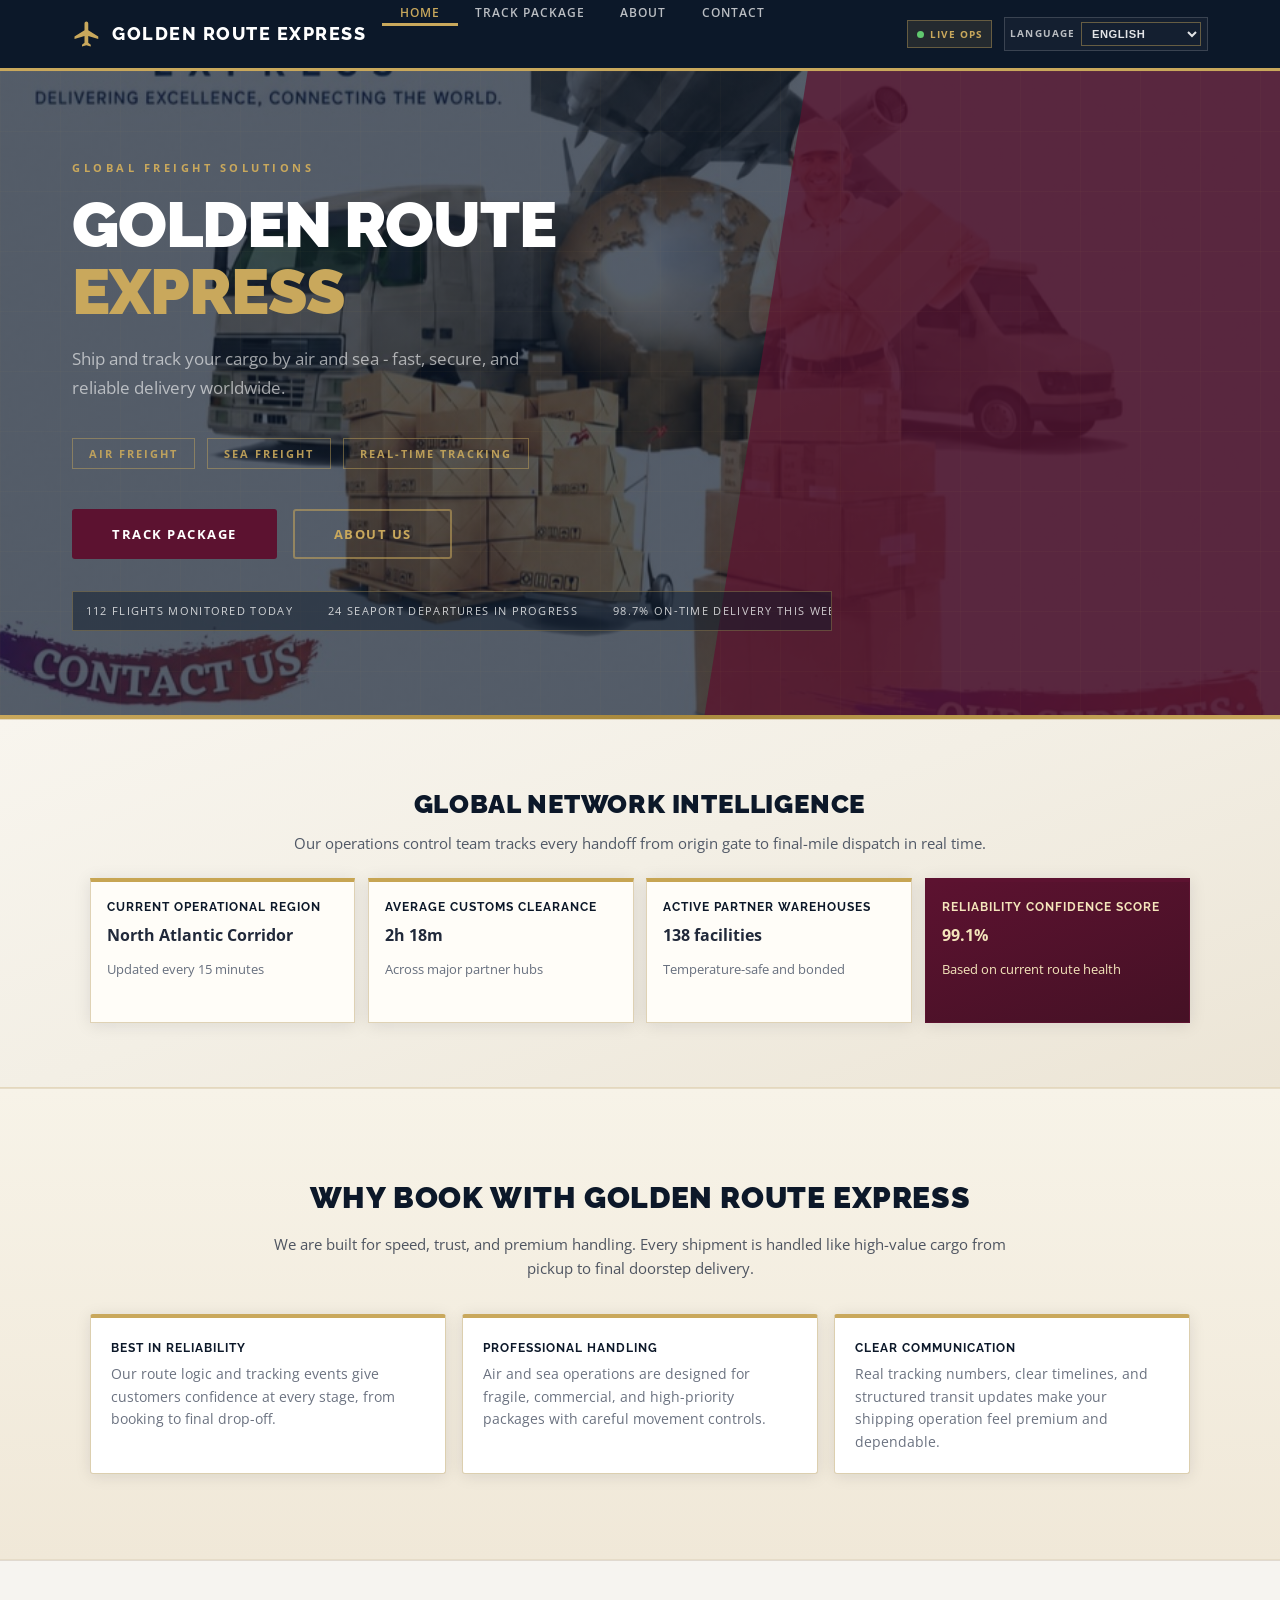
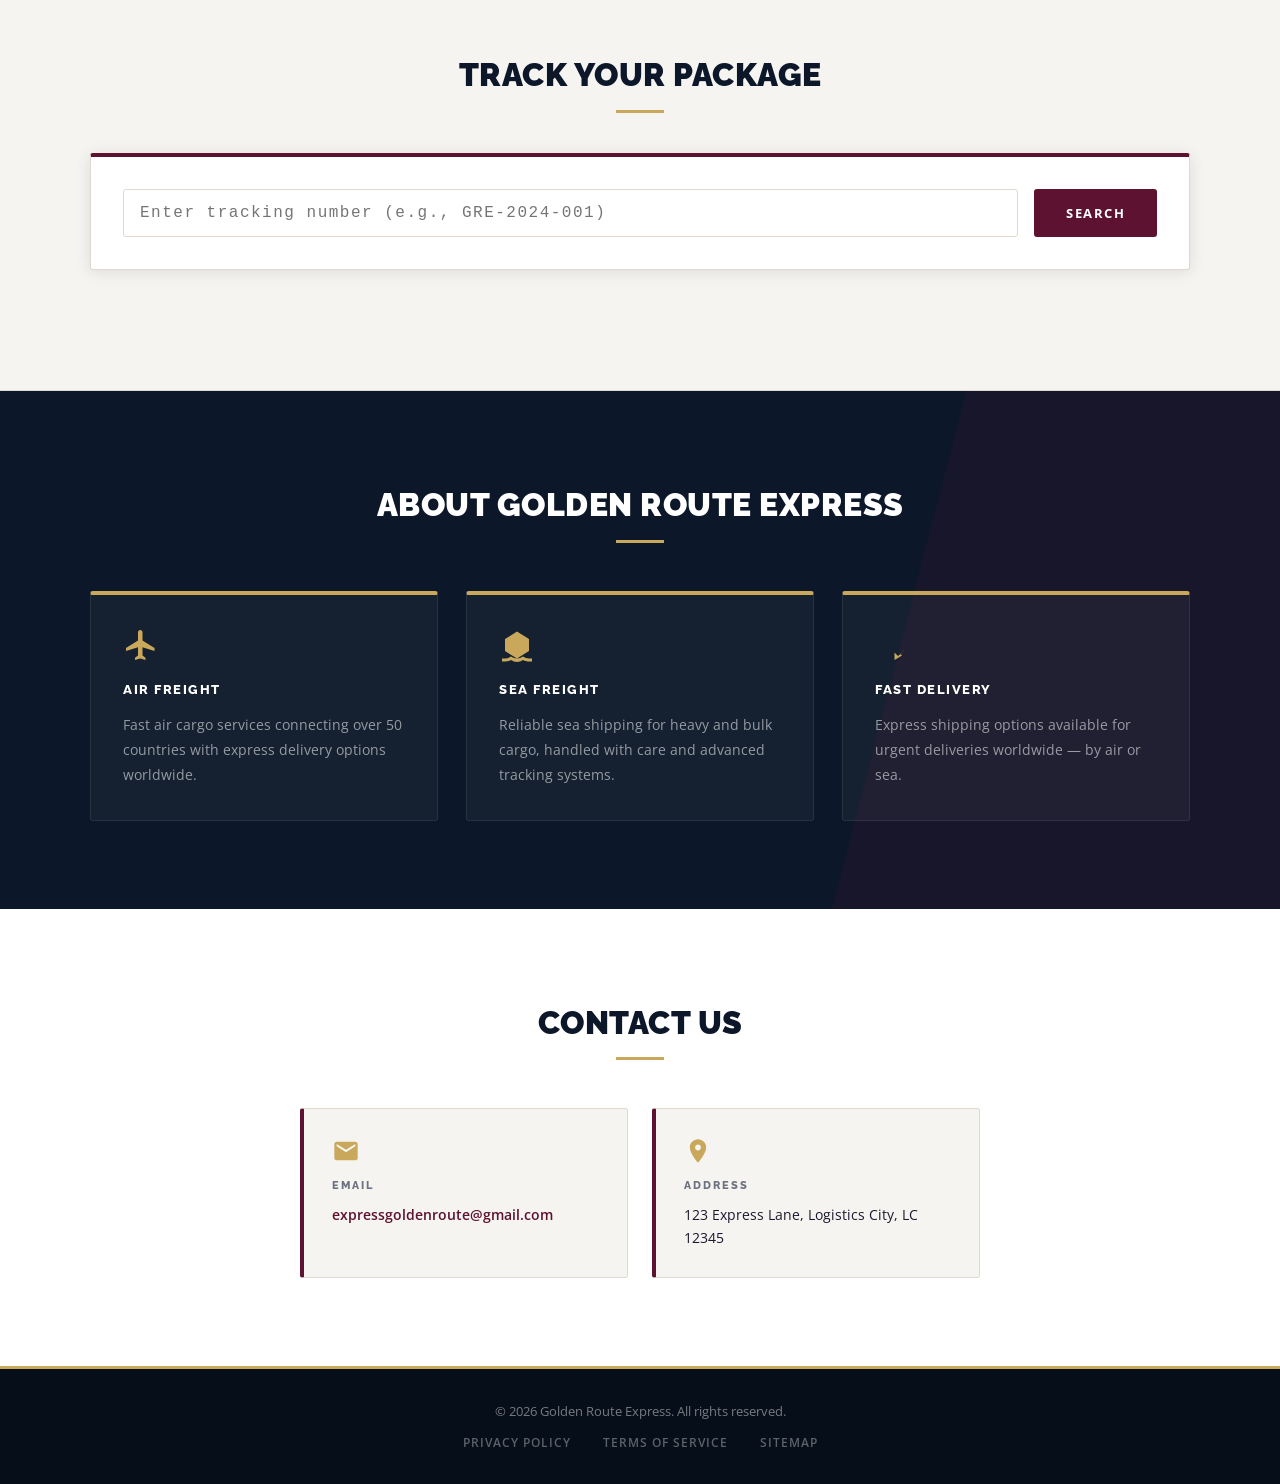
<file: index.html>
<!DOCTYPE html>
<html lang="en">
<head>
    <meta charset="UTF-8">
    <meta name="viewport" content="width=device-width, initial-scale=1.0">
    <title>Golden Route Express - Cargo Shipping & Package Tracking</title>
    <link rel="preconnect" href="https://fonts.googleapis.com">
    <link rel="preconnect" href="https://fonts.gstatic.com" crossorigin>
    <link href="https://fonts.googleapis.com/css2?family=Raleway:wght@400;600;700;800;900&family=Open+Sans:wght@400;600;700&display=swap" rel="stylesheet">
    <link rel="stylesheet" href="css/styles.css?v=20260705-1">
    <link rel="stylesheet" href="css/responsive.css?v=20260705-1">
</head>
<body>
    <nav class="navbar">
        <div class="navbar-container">
            <div class="navbar-logo">
                <span class="logo-icon">
                    <svg viewBox="0 0 24 24" xmlns="http://www.w3.org/2000/svg"><path d="M21 16v-2l-8-5V3.5c0-.83-.67-1.5-1.5-1.5S10 2.67 10 3.5V9l-8 5v2l8-2.5V19l-2 1.5V22l3.5-1 3.5 1v-1.5L13 19v-5.5L21 16z"/></svg>
                </span>
                <a href="#home">Golden Route Express</a>
            </div>
            <ul class="nav-menu">
                <li><a href="#home" class="nav-link active">Home</a></li>
                <li><a href="#tracker" class="nav-link">Track Package</a></li>
                <li><a href="#about" class="nav-link">About</a></li>
                <li><a href="#contact" class="nav-link">Contact</a></li>
            </ul>
            <div class="nav-tools">
                <span class="ops-live-pill"><span class="dot"></span>Live Ops</span>
                <div class="translate-shell">
                    <label class="translate-label" for="languageSwitcher">Language</label>
                    <select id="languageSwitcher" class="language-select" aria-label="Select language">
                        <option value="en">English</option>
                        <option value="es">Espanol</option>
                        <option value="fr">Francais</option>
                        <option value="ar">Arabic</option>
                        <option value="zh">Chinese</option>
                        <option value="pt">Portuguese</option>
                    </select>
                </div>
            </div>
            <div class="hamburger">
                <span></span>
                <span></span>
                <span></span>
            </div>
        </div>
    </nav>

    <section id="home" class="hero">
        <div class="hero-stripe"></div>
        <div class="hero-content">
            <span class="hero-eyebrow">Global Freight Solutions</span>
            <h1>Golden Route<br><strong>Express</strong></h1>
            <p>Ship and track your cargo by air and sea — fast, secure, and reliable delivery worldwide.</p>
            <div class="hero-badges">
                <span class="hero-badge">Air Freight</span>
                <span class="hero-badge">Sea Freight</span>
                <span class="hero-badge">Real-Time Tracking</span>
            </div>
            <div class="hero-buttons">
                <button class="cta-button" onclick="scrollToSection('tracker')">Track Package</button>
                <button class="cta-button cta-secondary" onclick="scrollToSection('about')">About Us</button>
            </div>

            <div class="ops-ticker" aria-label="Operational highlights">
                <div class="ops-ticker-track">
                    <span>112 flights monitored today</span>
                    <span>24 seaport departures in progress</span>
                    <span>98.7% on-time delivery this week</span>
                    <span>46 active customs-clearance lanes</span>
                    <span>112 flights monitored today</span>
                    <span>24 seaport departures in progress</span>
                </div>
            </div>
        </div>
    </section>

    <section class="network-intel reveal">
        <div class="container">
            <div class="network-intel-head">
                <h2>Global Network Intelligence</h2>
                <p>Our operations control team tracks every handoff from origin gate to final-mile dispatch in real time.</p>
            </div>
            <div class="network-intel-grid">
                <article class="network-card">
                    <h3>Current Operational Region</h3>
                    <p id="opsRegion">North Atlantic Corridor</p>
                    <small>Updated every 15 minutes</small>
                </article>
                <article class="network-card">
                    <h3>Average Customs Clearance</h3>
                    <p><strong>2h 18m</strong></p>
                    <small>Across major partner hubs</small>
                </article>
                <article class="network-card">
                    <h3>Active Partner Warehouses</h3>
                    <p><strong>138</strong> facilities</p>
                    <small>Temperature-safe and bonded</small>
                </article>
                <article class="network-card emphasis">
                    <h3>Reliability Confidence Score</h3>
                    <p><strong>99.1%</strong></p>
                    <small>Based on current route health</small>
                </article>
            </div>
        </div>
    </section>

    <section id="why-book" class="why-book-section reveal">
        <div class="container">
            <div class="why-book-head">
                <h2>Why Book With Golden Route Express</h2>
                <p>We are built for speed, trust, and premium handling. Every shipment is handled like high-value cargo from pickup to final doorstep delivery.</p>
            </div>
            <div class="why-book-grid">
                <article class="why-book-card">
                    <h3>Best in reliability</h3>
                    <p>Our route logic and tracking events give customers confidence at every stage, from booking to final drop-off.</p>
                </article>
                <article class="why-book-card">
                    <h3>Professional handling</h3>
                    <p>Air and sea operations are designed for fragile, commercial, and high-priority packages with careful movement controls.</p>
                </article>
                <article class="why-book-card">
                    <h3>Clear communication</h3>
                    <p>Real tracking numbers, clear timelines, and structured transit updates make your shipping operation feel premium and dependable.</p>
                </article>
            </div>
        </div>
    </section>

    <section id="tracker" class="tracker-section reveal">
        <div class="container">
            <h2>Track Your Package</h2>
            <div class="tracker-card">
                <input type="text" id="trackingNumber" placeholder="Enter tracking number (e.g., GRE-2024-001)" class="tracking-input">
                <button onclick="trackPackage()" class="track-button">Search</button>
            </div>

            <div id="trackingResults" class="tracking-results" style="display: none;">
                <h3>Package Status</h3>
                <div class="package-info">
                    <div class="info-item">
                        <span class="label">Tracking Number:</span>
                        <span id="resultTrackingNumber" class="value"></span>
                    </div>
                    <div class="info-item">
                        <span class="label">Status:</span>
                        <span id="resultStatus" class="value status-badge"></span>
                    </div>
                    <div class="info-item">
                        <span class="label">Current Location:</span>
                        <span id="resultLocation" class="value"></span>
                    </div>
                    <div class="info-item">
                        <span class="label">Estimated Delivery:</span>
                        <span id="resultDelivery" class="value"></span>
                    </div>
                </div>

                <div class="tracking-visuals">
                    <div class="progress-panel">
                        <div class="progress-panel-header">
                            <h4>Delivery Progress</h4>
                            <span id="progressPercent" class="progress-percent">0% Complete</span>
                        </div>
                        <div class="progress-bar-track">
                            <div id="progressBarFill" class="progress-bar-fill"></div>
                        </div>
                        <div id="progressSteps" class="progress-steps"></div>
                    </div>

                    <div class="route-panel">
                        <div class="route-panel-header">
                            <h4>Route Tracker</h4>
                            <span id="currentRouteLabel" class="current-route-label"></span>
                        </div>
                        <div id="routeMap" class="route-map"></div>
                    </div>
                </div>

                <div class="timeline">
                    <h4>Shipment Timeline</h4>
                    <div id="timelineEvents" class="timeline-events"></div>
                </div>
            </div>

            <div id="noResults" class="message error" style="display: none;">
                Package not found. Please check your tracking number and try again.
            </div>
        </div>
    </section>

    <section id="about" class="about-section reveal">
        <div class="container">
            <h2>About Golden Route Express</h2>
            <div class="about-content">
                <div class="about-item">
                    <svg class="about-item-icon" viewBox="0 0 24 24" xmlns="http://www.w3.org/2000/svg"><path d="M21 16v-2l-8-5V3.5c0-.83-.67-1.5-1.5-1.5S10 2.67 10 3.5V9l-8 5v2l8-2.5V19l-2 1.5V22l3.5-1 3.5 1v-1.5L13 19v-5.5L21 16z"/></svg>
                    <h3>Air Freight</h3>
                    <p>Fast air cargo services connecting over 50 countries with express delivery options worldwide.</p>
                </div>
                <div class="about-item">
                    <svg class="about-item-icon" viewBox="0 0 24 24" xmlns="http://www.w3.org/2000/svg"><path d="M20 21c-1.39 0-2.78-.47-4-1.32-2.44 1.71-5.56 1.71-8 0C6.78 20.53 5.39 21 4 21H2v2h2c1.38 0 2.74-.35 4-1 2.44 1.71 5.56 1.71 8 0 1.26.65 2.62 1 4 1h2v-2h-2zM12 3l-8 5v8l8 5 8-5V8l-8-5z"/></svg>
                    <h3>Sea Freight</h3>
                    <p>Reliable sea shipping for heavy and bulk cargo, handled with care and advanced tracking systems.</p>
                </div>
                <div class="about-item">
                    <svg class="about-item-icon" viewBox="0 0 24 24" xmlns="http://www.w3.org/2000/svg"><path d="M13 2.05v2.02c3.95.49 7 3.85 7 7.93 0 3.21-1.81 6-4.72 7.28L13 17v5l5-3-1.22-1.22C18.19 18 20 15.21 20 12c0-4.08-3.05-7.44-7-7.95z"/></svg>
                    <h3>Fast Delivery</h3>
                    <p>Express shipping options available for urgent deliveries worldwide — by air or sea.</p>
                </div>
            </div>
        </div>
    </section>

    <section id="contact" class="contact-section reveal">
        <div class="container">
            <h2>Contact Us</h2>
            <div class="contact-info">
                <div class="contact-item">
                    <svg class="contact-item-icon" viewBox="0 0 24 24" xmlns="http://www.w3.org/2000/svg"><path d="M20 4H4c-1.1 0-1.99.9-1.99 2L2 18c0 1.1.9 2 2 2h16c1.1 0 2-.9 2-2V6c0-1.1-.9-2-2-2zm0 4-8 5-8-5V6l8 5 8-5v2z"/></svg>
                    <h4>Email</h4>
                    <p><a href="mailto:expressgoldenroute@gmail.com">expressgoldenroute@gmail.com</a></p>
                </div>
                <div class="contact-item">
                    <svg class="contact-item-icon" viewBox="0 0 24 24" xmlns="http://www.w3.org/2000/svg"><path d="M12 2C8.13 2 5 5.13 5 9c0 5.25 7 13 7 13s7-7.75 7-13c0-3.87-3.13-7-7-7zm0 9.5c-1.38 0-2.5-1.12-2.5-2.5S10.62 6.5 12 6.5s2.5 1.12 2.5 2.5S13.38 11.5 12 11.5z"/></svg>
                    <h4>Address</h4>
                    <p>123 Express Lane, Logistics City, LC 12345</p>
                </div>
            </div>
        </div>
    </section>

    <footer class="footer">
        <div class="container">
            <p>&copy; 2026 Golden Route Express. All rights reserved.</p>
            <div class="footer-links">
                <a href="#privacy">Privacy Policy</a>
                <a href="#terms">Terms of Service</a>
                <a href="#sitemap">Sitemap</a>
            </div>
        </div>
    </footer>

    <script src="js/data-store.js?v=20260707-2"></script>
    <script src="js/main.js?v=20260707-3"></script>
    <script src="js/shipping.js?v=20260707-2"></script>
    <script src="js/tracker.js?v=20260707-3"></script>
</body>
</html>
</file>
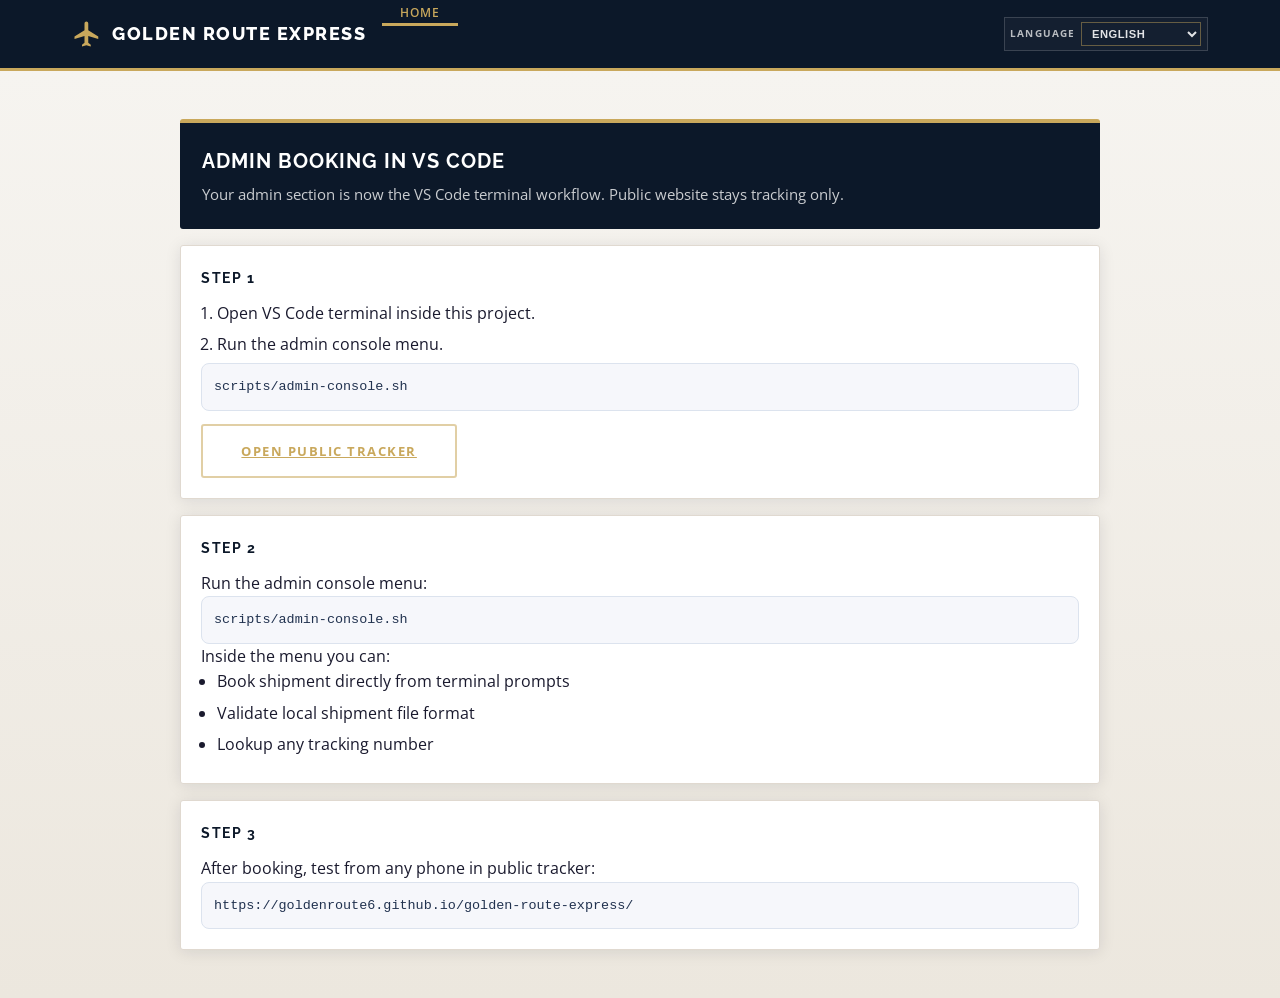
<file: admin.html>
<!DOCTYPE html>
<html lang="en">
<head>
    <meta charset="UTF-8">
    <meta name="viewport" content="width=device-width, initial-scale=1.0">
    <title>Golden Route Express Admin Booking</title>
    <link rel="preconnect" href="https://fonts.googleapis.com">
    <link rel="preconnect" href="https://fonts.gstatic.com" crossorigin>
    <link href="https://fonts.googleapis.com/css2?family=Raleway:wght@400;600;700;800;900&family=Open+Sans:wght@400;600;700&display=swap" rel="stylesheet">
    <link rel="stylesheet" href="css/styles.css?v=20260703-4">
    <link rel="stylesheet" href="css/responsive.css?v=20260703-4">
    <style>
        .admin-wrap {
            min-height: calc(100vh - 68px);
            padding: 3rem 1rem;
            background: linear-gradient(180deg, #F6F4F0, #ECE7DE);
        }

        .admin-shell {
            max-width: 920px;
            margin: 0 auto;
            display: grid;
            gap: 1rem;
        }

        .admin-head {
            background: var(--dark);
            color: var(--white);
            border-radius: var(--border-radius);
            border-top: 4px solid var(--gold);
            padding: 1.4rem;
        }

        .admin-head h1 {
            font-family: 'Raleway', sans-serif;
            font-size: 1.25rem;
            text-transform: uppercase;
            letter-spacing: 1px;
            margin-bottom: 0.35rem;
        }

        .admin-head p {
            color: rgba(255, 255, 255, 0.78);
            margin: 0;
            font-size: 0.92rem;
        }

        .admin-card {
            background: var(--white);
            border: 1px solid var(--border);
            border-radius: var(--border-radius);
            box-shadow: var(--shadow);
            padding: 1.25rem;
        }

        .admin-card h3 {
            font-family: 'Raleway', sans-serif;
            color: var(--dark);
            margin-bottom: 0.75rem;
            text-transform: uppercase;
            font-size: 0.9rem;
            letter-spacing: 1.5px;
        }

        .admin-actions {
            display: flex;
            gap: 0.65rem;
            flex-wrap: wrap;
            margin-top: 0.85rem;
        }

        .admin-list {
            margin-left: 1rem;
            color: var(--text);
        }

        .admin-list li {
            margin-bottom: 0.35rem;
        }

        .admin-code {
            background: #F6F7FB;
            border: 1px solid #DCE3EE;
            border-radius: 8px;
            padding: 0.75rem;
            font-family: 'Courier New', monospace;
            color: #21324F;
            font-size: 0.84rem;
            word-break: break-word;
        }
    </style>
</head>
<body>
    <nav class="navbar">
        <div class="navbar-container">
            <div class="navbar-logo">
                <span class="logo-icon">
                    <svg viewBox="0 0 24 24" xmlns="http://www.w3.org/2000/svg"><path d="M21 16v-2l-8-5V3.5c0-.83-.67-1.5-1.5-1.5S10 2.67 10 3.5V9l-8 5v2l8-2.5V19l-2 1.5V22l3.5-1 3.5 1v-1.5L13 19v-5.5L21 16z"/></svg>
                </span>
                <a href="./index.html">Golden Route Express</a>
            </div>
            <ul class="nav-menu">
                <li><a href="./index.html#tracker" class="nav-link active">Public Tracker</a></li>
            </ul>
            <div class="nav-tools">
                <div class="translate-shell">
                    <label class="translate-label" for="languageSwitcher">Language</label>
                    <select id="languageSwitcher" class="language-select" aria-label="Select language">
                        <option value="en">English</option>
                        <option value="es">Espanol</option>
                        <option value="fr">Francais</option>
                        <option value="ar">Arabic</option>
                        <option value="zh">Chinese</option>
                        <option value="pt">Portuguese</option>
                    </select>
                </div>
            </div>
        </div>
    </nav>

    <main class="admin-wrap">
        <div class="admin-shell">
            <section class="admin-head">
                <h1>Admin Booking In VS Code</h1>
                <p>Your admin section is now the VS Code terminal workflow. Public website stays tracking only.</p>
            </section>

            <section class="admin-card">
                <h3>Step 1</h3>
                <ol class="admin-list">
                    <li>Open VS Code terminal inside this project.</li>
                    <li>Run the admin console menu.</li>
                </ol>
                <div class="admin-code">scripts/admin-console.sh</div>
                <div class="admin-actions">
                    <a class="cta-button cta-secondary" href="./index.html#tracker">Open Public Tracker</a>
                </div>
            </section>

            <section class="admin-card">
                <h3>Step 2</h3>
                <p>Run the admin console menu:</p>
                <div class="admin-code">scripts/admin-console.sh</div>
                <p>Inside the menu you can:</p>
                <ul class="admin-list">
                    <li>Book shipment directly from terminal prompts</li>
                    <li>Validate local shipment file format</li>
                    <li>Lookup any tracking number</li>
                </ul>
            </section>

            <section class="admin-card">
                <h3>Step 3</h3>
                <p>After booking, test from any phone in public tracker:</p>
                <div class="admin-code">https://goldenroute6.github.io/golden-route-express/</div>
            </section>
        </div>
    </main>

    <script src="js/main.js?v=20260707-3"></script>
</body>
</html>
</file>
<file: css/styles.css>
/* ===== GOLDEN ROUTE EXPRESS — QATAR AIRWAYS-INSPIRED THEME ===== */

:root {
    --primary:        #5C1230;
    --primary-dark:   #430D22;
    --primary-light:  #7A1A40;
    --gold:           #C9A85C;
    --gold-dark:      #A8893D;
    --dark:           #0C1829;
    --navy:           #152237;
    --navy-mid:       #1E3050;
    --light:          #F6F4F0;
    --white:          #FFFFFF;
    --text:           #1A1A2E;
    --text-muted:     #6B7280;
    --border:         #E0D9D0;
    --border-radius:  3px;
    --shadow:         0 2px 16px rgba(12,24,41,0.10);
    --shadow-lg:      0 8px 40px rgba(12,24,41,0.18);
    --transition:     all 0.22s ease;
}

* { margin: 0; padding: 0; box-sizing: border-box; }
html { scroll-behavior: smooth; }

body {
    font-family: 'Open Sans', 'Segoe UI', 'Helvetica Neue', Arial, sans-serif;
    color: var(--text);
    background: var(--white);
    line-height: 1.6;
}

.reveal {
    opacity: 0;
    transform: translateY(22px);
    transition: opacity 0.7s ease, transform 0.7s ease;
}

.reveal.is-visible {
    opacity: 1;
    transform: translateY(0);
}

.navbar {
    background: var(--dark);
    padding: 0;
    position: sticky;
    top: 0;
    z-index: 1000;
    border-bottom: 3px solid var(--gold);
}

.navbar-container {
    max-width: 1200px;
    margin: 0 auto;
    padding: 0 2rem;
    display: flex;
    justify-content: space-between;
    align-items: stretch;
    height: 68px;
    gap: 1rem;
}

.navbar-logo {
    display: flex;
    align-items: center;
    gap: 0.65rem;
}

.navbar-logo a {
    color: var(--white);
    text-decoration: none;
    font-family: 'Raleway', sans-serif;
    font-size: 1.1rem;
    font-weight: 800;
    letter-spacing: 1.5px;
    text-transform: uppercase;
}

.logo-icon {
    display: flex;
    align-items: center;
    flex-shrink: 0;
}

.logo-icon svg {
    width: 30px;
    height: 30px;
    fill: var(--gold);
}

.nav-menu {
    display: flex;
    list-style: none;
    gap: 0;
    align-items: stretch;
}

.nav-tools {
    display: flex;
    align-items: center;
    gap: 0.7rem;
    margin-left: auto;
    padding-left: 0.4rem;
}

.ops-live-pill {
    display: inline-flex;
    align-items: center;
    gap: 0.38rem;
    background: rgba(201,168,92,0.12);
    border: 1px solid rgba(201,168,92,0.4);
    color: var(--gold);
    font-size: 0.64rem;
    font-weight: 700;
    letter-spacing: 1px;
    text-transform: uppercase;
    padding: 0.3rem 0.55rem;
}

.ops-live-pill .dot {
    width: 7px;
    height: 7px;
    border-radius: 50%;
    background: #60c86f;
    box-shadow: 0 0 0 0 rgba(96,200,111,0.65);
    animation: pulseDot 1.8s infinite;
}

@keyframes pulseDot {
    0% { box-shadow: 0 0 0 0 rgba(96,200,111,0.65); }
    70% { box-shadow: 0 0 0 8px rgba(96,200,111,0); }
    100% { box-shadow: 0 0 0 0 rgba(96,200,111,0); }
}

.translate-shell {
    display: flex;
    align-items: center;
    gap: 0.4rem;
    padding: 0.25rem 0.35rem;
    border: 1px solid rgba(255,255,255,0.16);
    background: rgba(255,255,255,0.03);
}

.translate-label {
    color: rgba(255,255,255,0.7);
    font-size: 0.62rem;
    text-transform: uppercase;
    letter-spacing: 1.1px;
    font-weight: 700;
}

.language-select {
    border: 1px solid rgba(201,168,92,0.45);
    background: transparent;
    color: rgba(255,255,255,0.88);
    font-size: 0.7rem;
    font-weight: 700;
    text-transform: uppercase;
    letter-spacing: 0.5px;
    padding: 0.23rem 0.35rem;
    min-width: 120px;
}

.language-select:focus {
    outline: none;
    border-color: var(--gold);
}

.language-select option {
    color: #111827;
    text-transform: none;
}

.nav-link {
    color: rgba(255,255,255,0.72);
    font-weight: 600;
    font-size: 0.78rem;
    letter-spacing: 1px;
    text-transform: uppercase;
    cursor: pointer;
    text-decoration: none;
    display: flex;
    align-items: center;
    padding: 0 1.1rem;
    border-bottom: 3px solid transparent;
    transition: var(--transition);
    position: relative;
    top: 3px;
}

.nav-link:hover,
.nav-link.active {
    color: var(--gold);
    border-bottom-color: var(--gold);
}

.hamburger {
    display: none;
    flex-direction: column;
    gap: 5px;
    cursor: pointer;
    padding: 5px;
    align-self: center;
}

.hamburger span {
    display: block;
    width: 24px;
    height: 2px;
    background: var(--white);
    transition: var(--transition);
}

.hero {
    background:
        linear-gradient(rgba(12,24,41,0.70), rgba(12,24,41,0.70)),
        url('../images/theme-hero.jpeg') center/cover no-repeat;
    color: var(--white);
    min-height: 580px;
    display: flex;
    align-items: stretch;
    position: relative;
    overflow: hidden;
}

.hero::before {
    content: '';
    position: absolute;
    top: 0; right: 0;
    width: 45%;
    height: 100%;
    background: var(--primary);
    clip-path: polygon(18% 0%, 100% 0%, 100% 100%, 0% 100%);
    z-index: 0;
    opacity: 0.72;
}

.hero::after {
    content: '';
    position: absolute;
    top: 0; left: 0;
    width: 100%;
    height: 100%;
    background-image:
        linear-gradient(rgba(201,168,92,0.03) 1px, transparent 1px),
        linear-gradient(90deg, rgba(201,168,92,0.03) 1px, transparent 1px);
    background-size: 60px 60px;
    z-index: 0;
}

.hero-stripe {
    position: absolute;
    bottom: 0;
    left: 0;
    width: 100%;
    height: 4px;
    background: linear-gradient(90deg, var(--gold), var(--gold-dark), var(--gold));
    z-index: 2;
}

.hero-vehicles { display: none; }

.hero-content {
    position: relative;
    z-index: 1;
    max-width: 1200px;
    margin: 0 auto;
    padding: 5.5rem 2rem;
    width: 100%;
    animation: heroEnter 0.9s ease-out;
}

@keyframes heroEnter {
    from {
        opacity: 0;
        transform: translateY(14px);
    }
    to {
        opacity: 1;
        transform: translateY(0);
    }
}

.hero-eyebrow {
    font-size: 0.7rem;
    font-weight: 700;
    letter-spacing: 3.5px;
    text-transform: uppercase;
    color: var(--gold);
    margin-bottom: 0.85rem;
    display: block;
}

.hero-content h1 {
    font-family: 'Raleway', sans-serif;
    font-size: 4rem;
    font-weight: 900;
    line-height: 1.05;
    text-transform: uppercase;
    letter-spacing: -1px;
    margin-bottom: 1.2rem;
    max-width: 600px;
}

.hero-content h1 strong {
    color: var(--gold);
    font-weight: 900;
}

.hero-content p {
    font-size: 1.05rem;
    color: rgba(255,255,255,0.6);
    margin-bottom: 2.2rem;
    max-width: 460px;
    font-weight: 400;
    line-height: 1.75;
}

.hero-badges {
    display: flex;
    gap: 0.75rem;
    flex-wrap: wrap;
    margin-bottom: 2.5rem;
}

.hero-badge {
    background: transparent;
    border: 1px solid rgba(201,168,92,0.45);
    color: rgba(201,168,92,0.9);
    padding: 0.35rem 1rem;
    font-size: 0.68rem;
    font-weight: 700;
    letter-spacing: 2px;
    text-transform: uppercase;
}

.hero-badge:nth-child(1) { animation: badgeFloat 3.6s ease-in-out infinite; }
.hero-badge:nth-child(2) { animation: badgeFloat 3.6s ease-in-out 0.4s infinite; }
.hero-badge:nth-child(3) { animation: badgeFloat 3.6s ease-in-out 0.8s infinite; }

@keyframes badgeFloat {
    0%, 100% { transform: translateY(0); }
    50% { transform: translateY(-3px); }
}

.hero-buttons {
    display: flex;
    gap: 1rem;
    flex-wrap: wrap;
}

.ops-ticker {
    margin-top: 2rem;
    max-width: 760px;
    border: 1px solid rgba(201,168,92,0.34);
    background: rgba(12,24,41,0.48);
    overflow: hidden;
    position: relative;
}

.ops-ticker-track {
    display: inline-flex;
    gap: 2.2rem;
    white-space: nowrap;
    padding: 0.6rem 0.8rem;
    animation: tickerMove 22s linear infinite;
}

.ops-ticker-track span {
    font-size: 0.7rem;
    letter-spacing: 1.3px;
    text-transform: uppercase;
    color: rgba(255,255,255,0.78);
}

@keyframes tickerMove {
    from { transform: translateX(0); }
    to { transform: translateX(-40%); }
}

.network-intel {
    padding: 4rem 2rem;
    background:
        linear-gradient(160deg, #f8f5ee 0%, #f3efe5 45%, #ece5d6 100%);
    border-top: 1px solid #e4d8bd;
    border-bottom: 1px solid #e4d8bd;
}

.network-intel-head {
    text-align: center;
    margin-bottom: 1.4rem;
}

.network-intel-head h2 {
    font-family: 'Raleway', sans-serif;
    font-size: 1.6rem;
    font-weight: 900;
    letter-spacing: 0.6px;
    text-transform: uppercase;
    color: var(--dark);
    margin-bottom: 0.45rem;
}

.network-intel-head p {
    color: #505866;
    max-width: 760px;
    margin: 0 auto;
    font-size: 0.92rem;
}

.network-intel-grid {
    display: grid;
    grid-template-columns: repeat(4, 1fr);
    gap: 0.8rem;
}

.network-card {
    background: #fffdf8;
    border: 1px solid #dfd2b5;
    border-top: 4px solid #c7a553;
    padding: 1rem;
    min-height: 145px;
    box-shadow: var(--shadow);
}

.network-card h3 {
    font-family: 'Raleway', sans-serif;
    color: var(--dark);
    font-size: 0.75rem;
    text-transform: uppercase;
    letter-spacing: 1px;
    margin-bottom: 0.42rem;
}

.network-card p {
    color: #21293a;
    font-size: 1rem;
    font-weight: 700;
    margin-bottom: 0.45rem;
}

.network-card small {
    color: #676f7e;
    font-size: 0.8rem;
}

.network-card.emphasis {
    background: linear-gradient(160deg, #5c1230, #451125);
    border-color: #5c1230;
    color: #f4e5bb;
}

.network-card.emphasis h3,
.network-card.emphasis p,
.network-card.emphasis small {
    color: #f4e5bb;
}

.cta-button {
    background: var(--primary);
    color: var(--white);
    border: none;
    padding: 0.9rem 2.4rem;
    font-size: 0.8rem;
    font-weight: 700;
    letter-spacing: 1.5px;
    text-transform: uppercase;
    border-radius: var(--border-radius);
    cursor: pointer;
    font-family: inherit;
    transition: var(--transition);
    border: 2px solid transparent;
}

.cta-button:hover {
    background: var(--primary-light);
    transform: translateY(-1px);
    box-shadow: 0 4px 16px rgba(92,18,48,0.35);
}

.cta-secondary {
    background: transparent;
    border: 2px solid rgba(201,168,92,0.55);
    color: var(--gold);
}

.cta-secondary:hover {
    background: rgba(201,168,92,0.08);
    border-color: var(--gold);
    transform: translateY(-1px);
}

.track-button {
    background: var(--primary);
    color: var(--white);
    border: none;
    padding: 0.9rem 2rem;
    font-size: 0.8rem;
    font-weight: 700;
    letter-spacing: 1.5px;
    text-transform: uppercase;
    border-radius: var(--border-radius);
    cursor: pointer;
    font-family: inherit;
    transition: var(--transition);
    white-space: nowrap;
}

.track-button:hover {
    background: var(--primary-light);
    box-shadow: 0 4px 16px rgba(92,18,48,0.35);
}

.container {
    max-width: 1100px;
    margin: 0 auto;
}

.ship-section {
    padding: 5.5rem 2rem;
    background: var(--white);
}

.ship-section h2 {
    text-align: center;
    font-family: 'Raleway', sans-serif;
    font-size: 2rem;
    font-weight: 900;
    text-transform: uppercase;
    letter-spacing: 0.5px;
    color: var(--dark);
    margin-bottom: 0.4rem;
}

.section-subtitle {
    text-align: center;
    color: var(--text-muted);
    margin-bottom: 3rem;
    font-size: 0.93rem;
}

.ship-section h2::after,
.tracker-section h2::after,
.about-section h2::after,
.contact-section h2::after {
    content: '';
    display: block;
    width: 48px;
    height: 3px;
    background: var(--gold);
    margin: 0.6rem auto 0;
}

.service-cards {
    display: grid;
    grid-template-columns: repeat(3, 1fr);
    gap: 1.5rem;
    margin-bottom: 3rem;
}

.service-card {
    background: var(--light);
    border: 1px solid var(--border);
    border-top: 4px solid var(--border);
    border-radius: var(--border-radius);
    padding: 1.75rem;
    transition: var(--transition);
}

.service-card:hover {
    border-top-color: var(--gold);
    box-shadow: var(--shadow);
    transform: translateY(-3px);
}

.service-card.featured {
    border-top-color: var(--primary);
    background: var(--white);
    box-shadow: var(--shadow);
}

.service-icon {
    display: block;
    width: 40px;
    height: 40px;
    margin-bottom: 1rem;
    color: var(--navy-mid);
}

.service-icon svg {
    width: 40px;
    height: 40px;
    fill: currentColor;
}

.service-card.featured .service-icon {
    color: var(--primary);
}

.service-card h3 {
    font-family: 'Raleway', sans-serif;
    font-size: 0.88rem;
    font-weight: 800;
    text-transform: uppercase;
    letter-spacing: 1.5px;
    color: var(--dark);
    margin-bottom: 0.3rem;
}

.service-card p {
    color: var(--text-muted);
    font-size: 0.875rem;
    margin-bottom: 1rem;
}

.service-tag {
    display: inline-block;
    background: var(--navy);
    color: var(--white);
    font-size: 0.66rem;
    font-weight: 700;
    letter-spacing: 1.5px;
    text-transform: uppercase;
    padding: 0.2rem 0.7rem;
    border-radius: 2px;
}

.service-card.featured .service-tag {
    background: var(--primary);
}

.ship-form-card {
    background: var(--white);
    border: 1px solid var(--border);
    border-top: 4px solid var(--primary);
    border-radius: var(--border-radius);
    padding: 2.5rem;
    box-shadow: var(--shadow);
}

.form-columns {
    display: grid;
    grid-template-columns: repeat(3, 1fr);
    gap: 2.5rem;
    margin-bottom: 1.5rem;
}

.form-section-title {
    font-family: 'Raleway', sans-serif;
    font-size: 0.68rem;
    font-weight: 800;
    letter-spacing: 2.5px;
    text-transform: uppercase;
    color: var(--primary);
    margin-bottom: 1.25rem;
    padding-bottom: 0.5rem;
    border-bottom: 2px solid var(--border);
}

.form-group { margin-bottom: 1rem; }

.form-group label {
    display: block;
    font-weight: 700;
    color: var(--text);
    margin-bottom: 0.35rem;
    font-size: 0.72rem;
    text-transform: uppercase;
    letter-spacing: 0.7px;
}

.form-group input,
.form-group select {
    width: 100%;
    padding: 0.72rem 0.9rem;
    border: 1px solid var(--border);
    border-radius: var(--border-radius);
    font-size: 0.95rem;
    transition: border-color 0.2s;
    font-family: inherit;
    background: var(--white);
    color: var(--text);
}

.form-group input:focus,
.form-group select:focus {
    outline: none;
    border-color: var(--gold);
    box-shadow: 0 0 0 3px rgba(201,168,92,0.12);
}

.form-submit {
    text-align: center;
    margin-top: 1.5rem;
}

.ship-confirmation {
    text-align: center;
    padding: 2.5rem 1rem;
}

.confirm-icon {
    width: 60px;
    height: 60px;
    background: #F0EAD6;
    border-radius: 50%;
    display: flex;
    align-items: center;
    justify-content: center;
    margin: 0 auto 1.25rem;
}

.confirm-icon svg {
    width: 30px;
    height: 30px;
    fill: var(--gold-dark);
}

.ship-confirmation h3 {
    font-family: 'Raleway', sans-serif;
    color: var(--dark);
    font-size: 1.6rem;
    font-weight: 900;
    text-transform: uppercase;
    letter-spacing: 0.5px;
    margin-bottom: 0.5rem;
}

.ship-confirmation > p {
    color: var(--text-muted);
    margin-bottom: 1.5rem;
    font-size: 0.9rem;
}

.confirm-tracking {
    background: linear-gradient(135deg, #FCF7EA, #F5E9C8);
    border: 1px solid #E7D5A5;
    border-radius: var(--border-radius);
    padding: 1rem 1.25rem;
    display: inline-flex;
    align-items: center;
    gap: 0.75rem;
    margin-bottom: 1rem;
}

.confirm-tracking .label {
    font-size: 0.78rem;
    font-weight: 700;
    letter-spacing: 0.3px;
    color: #7A6A43;
}

.confirm-number {
    font-size: 1.08rem;
    font-weight: 800;
    color: var(--primary);
    letter-spacing: 0.8px;
    font-family: 'Courier New', monospace;
}

.confirm-share {
    max-width: 500px;
    margin: 0 auto 1.5rem;
    padding: 0.75rem;
    background: #FAFBFD;
    border: 1px solid #DCE3EE;
    border-radius: var(--border-radius);
    text-align: center;
}

.confirm-share-link {
    display: inline-block;
    background: var(--white);
    border: 1px solid #CBD6E8;
    border-radius: 10px;
    padding: 0.65rem 0.8rem;
    color: #1A3A7C;
    font-weight: 700;
    font-size: 0.84rem;
    text-decoration: none;
    line-height: 1.35;
    word-break: break-word;
}

.confirm-details {
    background: var(--light);
    border: 1px solid var(--border);
    border-radius: var(--border-radius);
    padding: 1rem 1.5rem;
    margin-bottom: 1.5rem;
    text-align: left;
    max-width: 500px;
    margin-left: auto;
    margin-right: auto;
}

.confirm-actions {
    display: flex;
    gap: 1rem;
    justify-content: center;
    flex-wrap: wrap;
}

.why-book-section {
    padding: 5.3rem 2rem;
    background: linear-gradient(180deg, #F7F3E8 0%, #F0E8D8 100%);
    border-top: 1px solid #E6DCC8;
    border-bottom: 1px solid #E6DCC8;
}

.why-book-head {
    text-align: center;
    margin-bottom: 2.1rem;
}

.why-book-head h2 {
    font-family: 'Raleway', sans-serif;
    font-size: 1.9rem;
    font-weight: 900;
    text-transform: uppercase;
    letter-spacing: 0.6px;
    color: var(--dark);
    margin-bottom: 0.6rem;
}

.why-book-head p {
    max-width: 760px;
    margin: 0 auto;
    color: #4E5460;
    font-size: 0.95rem;
}

.why-book-grid {
    display: grid;
    grid-template-columns: repeat(3, 1fr);
    gap: 1rem;
}

.why-book-card {
    background: var(--white);
    border: 1px solid #DCCFAF;
    border-top: 4px solid var(--gold);
    border-radius: var(--border-radius);
    padding: 1.25rem;
    box-shadow: var(--shadow);
    transition: var(--transition);
}

.why-book-card:hover {
    transform: translateY(-4px);
    box-shadow: var(--shadow-lg);
}

.why-book-card h3 {
    font-family: 'Raleway', sans-serif;
    color: var(--dark);
    text-transform: uppercase;
    letter-spacing: 1px;
    font-size: 0.78rem;
    margin-bottom: 0.35rem;
}

.why-book-card p {
    color: var(--text-muted);
    font-size: 0.88rem;
}

.tracker-section {
    padding: 5.5rem 2rem;
    background: var(--light);
    border-top: 1px solid var(--border);
    border-bottom: 1px solid var(--border);
}

.tracker-section h2 {
    text-align: center;
    font-family: 'Raleway', sans-serif;
    font-size: 2rem;
    font-weight: 900;
    text-transform: uppercase;
    letter-spacing: 0.5px;
    color: var(--dark);
    margin-bottom: 2.5rem;
}

.tracker-card {
    background: var(--white);
    padding: 2rem;
    border: 1px solid var(--border);
    border-top: 4px solid var(--primary);
    border-radius: var(--border-radius);
    display: flex;
    gap: 1rem;
    margin-bottom: 2rem;
    box-shadow: var(--shadow);
}

.tracking-input {
    flex: 1;
    padding: 0.88rem 1rem;
    border: 1px solid var(--border);
    border-radius: var(--border-radius);
    font-size: 1rem;
    font-family: 'Courier New', monospace;
    letter-spacing: 1.5px;
    color: var(--text);
    transition: border-color 0.2s;
    background: var(--white);
}

.tracking-input:focus {
    outline: none;
    border-color: var(--gold);
    box-shadow: 0 0 0 3px rgba(201,168,92,0.12);
}

.tracking-results {
    background: var(--white);
    padding: 2rem;
    border: 1px solid var(--border);
    border-radius: var(--border-radius);
    box-shadow: var(--shadow);
}

.tracking-results h3 {
    color: var(--dark);
    margin-bottom: 1.5rem;
    font-family: 'Raleway', sans-serif;
    font-size: 0.72rem;
    font-weight: 800;
    text-transform: uppercase;
    letter-spacing: 2.5px;
}

.package-info {
    background: var(--light);
    border: 1px solid var(--border);
    border-left: 4px solid var(--gold);
    padding: 1.5rem;
    border-radius: var(--border-radius);
    margin-bottom: 2rem;
}

.info-item {
    display: flex;
    justify-content: space-between;
    align-items: center;
    padding: 0.65rem 0;
    border-bottom: 1px solid var(--border);
    gap: 1rem;
}

.info-item:last-child { border-bottom: none; }

.info-item .label {
    font-weight: 700;
    font-size: 0.7rem;
    text-transform: uppercase;
    letter-spacing: 0.8px;
    color: var(--text-muted);
    white-space: nowrap;
}

.info-item .value {
    font-weight: 600;
    color: var(--text);
    text-align: right;
    font-size: 0.9rem;
}

.status-badge {
    display: inline-block;
    padding: 0.25rem 0.8rem;
    border-radius: 2px;
    font-weight: 700;
    font-size: 0.68rem;
    letter-spacing: 1px;
    text-transform: uppercase;
}

.status-badge.in-transit  { background: #EBF0FA; color: #1A3A7C; border: 1px solid #C0D0F0; }
.status-badge.delivered   { background: #F0EAD6; color: #7A5700; border: 1px solid #D4C090; }
.status-badge.pending     { background: #F9EFF2; color: #5C1230; border: 1px solid #D8A0B2; }

.tracking-visuals {
    display: grid;
    grid-template-columns: 1fr 1fr;
    gap: 1.5rem;
    margin-bottom: 2rem;
}

.progress-panel,
.route-panel {
    background: var(--light);
    border: 1px solid var(--border);
    border-radius: var(--border-radius);
    padding: 1.5rem;
}

.progress-panel-header,
.route-panel-header {
    display: flex;
    justify-content: space-between;
    align-items: center;
    gap: 1rem;
    margin-bottom: 1rem;
}

.progress-panel-header h4,
.route-panel-header h4,
.timeline h4 {
    font-family: 'Raleway', sans-serif;
    font-size: 0.68rem;
    font-weight: 800;
    letter-spacing: 2.5px;
    text-transform: uppercase;
    color: var(--text-muted);
}

.progress-percent,
.current-route-label {
    font-size: 0.75rem;
    font-weight: 700;
    color: var(--primary);
    text-transform: uppercase;
    letter-spacing: 1px;
}

.progress-bar-track {
    width: 100%;
    height: 10px;
    background: #E7E1D8;
    border-radius: 999px;
    overflow: hidden;
    margin-bottom: 1.25rem;
}

.progress-bar-fill {
    width: 0;
    height: 100%;
    background: linear-gradient(90deg, var(--gold), var(--primary));
    border-radius: 999px;
    transition: width 0.35s ease;
}

.progress-steps {
    display: grid;
    grid-template-columns: repeat(5, 1fr);
    gap: 0.75rem;
}

.progress-step {
    text-align: center;
    position: relative;
}

.progress-step-dot {
    width: 28px;
    height: 28px;
    margin: 0 auto 0.5rem;
    border-radius: 50%;
    border: 2px solid var(--border);
    background: var(--white);
    color: var(--text-muted);
    display: flex;
    align-items: center;
    justify-content: center;
    font-size: 0.72rem;
    font-weight: 700;
}

.progress-step.active .progress-step-dot,
.progress-step.complete .progress-step-dot {
    border-color: var(--gold);
    background: var(--gold);
    color: var(--dark);
}

.progress-step-label {
    font-size: 0.7rem;
    font-weight: 700;
    color: var(--text-muted);
    text-transform: uppercase;
    letter-spacing: 0.6px;
}

.progress-step.active .progress-step-label,
.progress-step.complete .progress-step-label {
    color: var(--dark);
}

.route-map {
    display: flex;
    flex-direction: column;
    gap: 0.9rem;
}

.route-stop {
    display: flex;
    align-items: center;
    gap: 0.85rem;
    padding: 0.85rem 1rem;
    border: 1px solid var(--border);
    border-radius: var(--border-radius);
    background: var(--white);
    position: relative;
}

.route-stop.complete,
.route-stop.active {
    border-color: rgba(201,168,92,0.65);
    box-shadow: 0 4px 16px rgba(201,168,92,0.12);
}

.route-stop.active {
    background: #FFF8EA;
}

.route-stop-marker {
    width: 34px;
    height: 34px;
    border-radius: 50%;
    background: var(--light);
    border: 2px solid var(--border);
    display: flex;
    align-items: center;
    justify-content: center;
    font-weight: 800;
    color: var(--text-muted);
    flex-shrink: 0;
}

.route-stop.complete .route-stop-marker,
.route-stop.active .route-stop-marker {
    background: var(--gold);
    border-color: var(--gold);
    color: var(--dark);
}

.route-stop-content {
    flex: 1;
}

.route-stop-status {
    display: block;
    font-size: 0.72rem;
    font-weight: 800;
    letter-spacing: 1px;
    text-transform: uppercase;
    color: var(--dark);
}

.route-stop-location {
    display: block;
    font-size: 0.86rem;
    color: var(--text-muted);
    margin-top: 0.15rem;
}

.route-stop-day {
    font-size: 0.72rem;
    font-weight: 700;
    color: var(--primary);
    text-transform: uppercase;
    letter-spacing: 0.8px;
}

.timeline { margin-top: 2rem; }

.timeline h4 {
    margin-bottom: 1.5rem;
    padding-bottom: 0.5rem;
    border-bottom: 2px solid var(--border);
}

.timeline-events {
    position: relative;
    padding-left: 2.25rem;
}

.timeline-events::before {
    content: '';
    position: absolute;
    left: 7px;
    top: 4px;
    bottom: 4px;
    width: 2px;
    background: var(--border);
}

.timeline-event {
    position: relative;
    margin-bottom: 1.75rem;
}

.timeline-event::before {
    content: '';
    position: absolute;
    left: -1.85rem;
    top: 4px;
    width: 10px;
    height: 10px;
    background: var(--gold);
    border-radius: 50%;
    border: 2px solid var(--white);
    box-shadow: 0 0 0 2px var(--gold);
}

.event-time {
    font-size: 0.7rem;
    font-weight: 700;
    color: var(--text-muted);
    letter-spacing: 0.5px;
    text-transform: uppercase;
    margin-bottom: 0.2rem;
}

.event-description strong {
    font-size: 0.9rem;
    color: var(--text);
    font-weight: 700;
}

.event-location {
    font-size: 0.82rem;
    color: var(--text-muted);
    margin-top: 0.2rem;
}

.message {
    padding: 1rem 1.5rem;
    border-radius: var(--border-radius);
    font-weight: 600;
    font-size: 0.875rem;
}

.message.error {
    background: #FBF0F2;
    color: #5C1230;
    border: 1px solid #D8A0B2;
    border-left: 4px solid var(--primary);
}

.about-section {
    padding: 5.5rem 2rem;
    background: var(--dark);
    color: var(--white);
    position: relative;
    overflow: hidden;
}

.about-section::before {
    content: '';
    position: absolute;
    bottom: 0; right: 0;
    width: 35%;
    height: 100%;
    background: var(--primary);
    clip-path: polygon(30% 0%, 100% 0%, 100% 100%, 0% 100%);
    opacity: 0.15;
    z-index: 0;
}

.about-section .container {
    position: relative;
    z-index: 1;
}

.about-section h2 {
    text-align: center;
    font-family: 'Raleway', sans-serif;
    font-size: 2rem;
    font-weight: 900;
    text-transform: uppercase;
    letter-spacing: 0.5px;
    color: var(--white);
    margin-bottom: 3rem;
}

.about-section h2::after {
    background: var(--gold);
}

.about-content {
    display: grid;
    grid-template-columns: repeat(3, 1fr);
    gap: 1.75rem;
}

.about-item {
    padding: 2rem;
    background: rgba(255,255,255,0.04);
    border: 1px solid rgba(255,255,255,0.08);
    border-top: 4px solid var(--gold);
    border-radius: var(--border-radius);
    transition: var(--transition);
}

.about-item:hover {
    background: rgba(255,255,255,0.07);
    transform: translateY(-3px);
    border-top-color: var(--primary-light);
}

.about-item-icon {
    display: block;
    width: 36px;
    height: 36px;
    fill: var(--gold);
    margin-bottom: 1rem;
}

.about-item h3 {
    font-family: 'Raleway', sans-serif;
    font-size: 0.82rem;
    font-weight: 800;
    text-transform: uppercase;
    letter-spacing: 1.5px;
    color: var(--white);
    margin-bottom: 0.75rem;
}

.about-item p {
    color: rgba(255,255,255,0.55);
    font-size: 0.875rem;
    line-height: 1.8;
}

.contact-section {
    padding: 5.5rem 2rem;
    background: var(--white);
}

.contact-section h2 {
    text-align: center;
    font-family: 'Raleway', sans-serif;
    font-size: 2rem;
    font-weight: 900;
    text-transform: uppercase;
    letter-spacing: 0.5px;
    color: var(--dark);
    margin-bottom: 3rem;
}

.contact-info {
    display: grid;
    grid-template-columns: repeat(2, 1fr);
    gap: 1.5rem;
    max-width: 680px;
    margin: 0 auto;
}

.contact-item {
    background: var(--light);
    border: 1px solid var(--border);
    border-left: 4px solid var(--primary);
    padding: 1.75rem;
    border-radius: var(--border-radius);
    transition: var(--transition);
}

.contact-item:hover {
    border-left-color: var(--gold);
    box-shadow: var(--shadow);
}

.contact-item-icon {
    display: block;
    width: 28px;
    height: 28px;
    fill: var(--gold);
    margin-bottom: 0.75rem;
}

.contact-item h4 {
    font-family: 'Raleway', sans-serif;
    font-size: 0.68rem;
    font-weight: 800;
    text-transform: uppercase;
    letter-spacing: 2px;
    color: var(--text-muted);
    margin-bottom: 0.5rem;
}

.contact-item p {
    color: var(--text);
    font-size: 0.9rem;
}

.contact-item a {
    color: var(--primary);
    text-decoration: none;
    font-weight: 600;
}

.contact-item a:hover {
    color: var(--gold-dark);
}

.footer {
    background: #060E1A;
    color: rgba(255,255,255,0.45);
    padding: 2rem;
    text-align: center;
    border-top: 3px solid var(--gold);
}

.footer p {
    font-size: 0.82rem;
    margin-bottom: 0.75rem;
}

.footer-links {
    display: flex;
    justify-content: center;
    gap: 2rem;
    flex-wrap: wrap;
}

.footer-links a {
    color: rgba(255,255,255,0.35);
    text-decoration: none;
    font-size: 0.72rem;
    font-weight: 600;
    letter-spacing: 1px;
    text-transform: uppercase;
    transition: color 0.2s;
}

.footer-links a:hover { color: var(--gold); }
</file>
<file: css/responsive.css>
@media (max-width: 900px) {
    .service-cards      { grid-template-columns: repeat(2, 1fr); }
    .form-columns       { grid-template-columns: repeat(2, 1fr); }
    .why-book-grid      { grid-template-columns: repeat(2, 1fr); }
    .about-content      { grid-template-columns: repeat(2, 1fr); }
    .hero-content h1    { font-size: 3rem; }
    .tracking-visuals   { grid-template-columns: 1fr; }
    .network-intel-grid { grid-template-columns: repeat(2, 1fr); }
    .ops-live-pill      { display: none; }
}

@media (max-width: 768px) {
    .navbar-container        { padding: 0 1rem; }
    .translate-shell         { max-width: 175px; }
    .translate-label         { display: none; }
    .nav-tools               { margin-left: 0; }
    .language-select         { min-width: 110px; font-size: 0.65rem; }
    .hero-content h1        { font-size: 2.4rem; }
    .hero                   { min-height: auto; }
    .tracker-card           { flex-direction: column; }
    .tracking-input,
    .track-button           { width: 100%; }
    .form-columns           { grid-template-columns: 1fr; }
    .service-cards          { grid-template-columns: 1fr; }
    .why-book-grid          { grid-template-columns: 1fr; }
    .about-content          { grid-template-columns: 1fr; }
    .contact-info           { grid-template-columns: 1fr; }
    .ship-form-card         { padding: 1.5rem 1rem; }
    .confirm-share-link      { width: 100%; }
    .confirm-tracking        { flex-direction: column; gap: 0.45rem; text-align: center; }
    .progress-steps         { grid-template-columns: repeat(2, 1fr); }
    .progress-panel-header,
    .route-panel-header     { flex-direction: column; align-items: flex-start; }
    .network-intel          { padding: 3rem 1rem; }
}

@media (max-width: 480px) {
    .hamburger { display: flex; }

    .nav-menu {
        position: absolute;
        top: 68px;
        left: -100%;
        flex-direction: column;
        align-items: flex-start;
        width: 100%;
        background: var(--dark);
        border-top: 1px solid rgba(255,255,255,0.08);
        z-index: 999;
    }

    .nav-menu.active { left: 0; }

    .nav-link {
        padding: 1rem 2rem;
        width: 100%;
        border-bottom: 1px solid rgba(255,255,255,0.08) !important;
        border-left: none !important;
        top: 0 !important;
    }

    .nav-tools {
        position: absolute;
        right: 52px;
        top: 18px;
        z-index: 1001;
    }

    .translate-shell {
        border: 1px solid rgba(201,168,92,0.4);
    }

    .language-select {
        min-width: 95px;
    }

    .hero-content       { padding: 3rem 1.5rem; }
    .hero-content h1    { font-size: 2rem; }
    .hero-buttons       { flex-direction: column; align-items: flex-start; }
    .hero::before       { display: none; }

    .ship-section,
    .tracker-section,
    .about-section,
    .contact-section    { padding: 3rem 1rem; }

    .network-intel-grid { grid-template-columns: 1fr; }

    .progress-steps     { grid-template-columns: 1fr; }
    .route-stop         { align-items: flex-start; }
}
</file>
